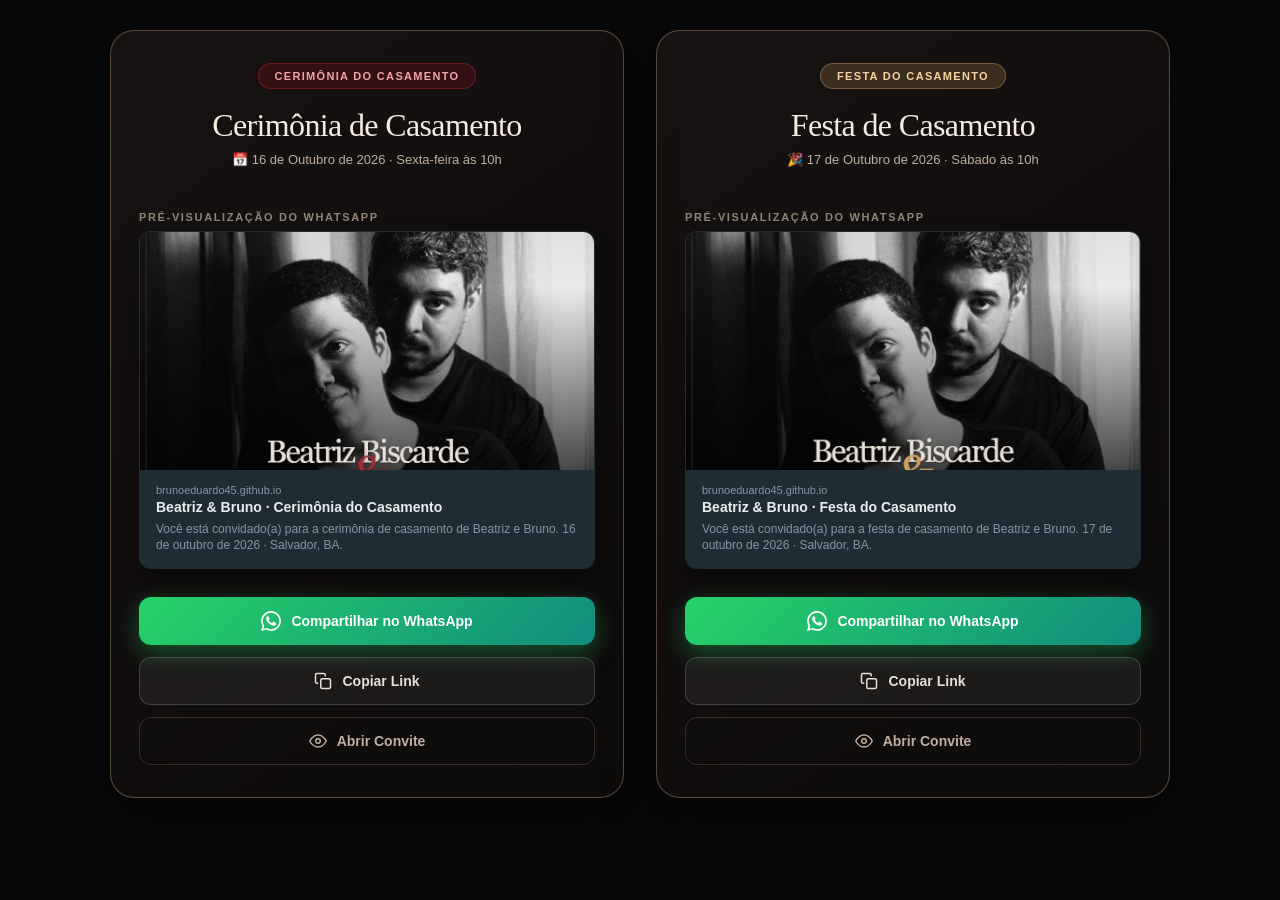
<file: index.html>
<!DOCTYPE html>
<html lang="pt-BR">

<head>
  <meta charset="UTF-8">
  <meta name="viewport" content="width=device-width, initial-scale=1.0">
  <meta name="description"
    content="Central de Compartilhamento dos Convites de Casamento de Beatriz Biscarde e Bruno Eduardo. Compartilhe no WhatsApp com imagem, título e descrição formatados.">
  <title>Beatriz & Bruno · Compartilhar Convites</title>

  <!-- Open Graph / WhatsApp -->
  <meta property="og:type" content="website">
  <meta property="og:locale" content="pt_BR">
  <meta property="og:site_name" content="Beatriz & Bruno">
  <meta property="og:title" content="Beatriz & Bruno · Convites de Casamento">
  <meta property="og:description"
    content="Compartilhe os convites virtuais da Cerimônia e da Festa de Casamento de Beatriz e Bruno.">
  <meta property="og:image" content="https://brunoeduardo45.github.io/ConviteCasamento/assets/comp-cerimonia-og.jpg?v=2026">
  <meta property="og:image:secure_url" content="https://brunoeduardo45.github.io/ConviteCasamento/assets/comp-cerimonia-og.jpg?v=2026">
  <meta property="og:image:type" content="image/jpeg">
  <meta property="og:image:width" content="1200">
  <meta property="og:image:height" content="630">
  <meta property="og:url" content="https://brunoeduardo45.github.io/ConviteCasamento/index.html">

  <!-- Twitter Card -->
  <meta name="twitter:card" content="summary_large_image">
  <meta name="twitter:title" content="Beatriz & Bruno · Convites de Casamento">
  <meta name="twitter:description"
    content="Compartilhe os convites virtuais da Cerimônia e da Festa de Casamento de Beatriz e Bruno.">
  <meta name="twitter:image" content="https://brunoeduardo45.github.io/ConviteCasamento/assets/comp-cerimonia-og.jpg?v=2026">

  <link rel="stylesheet" href="style.css">
</head>

<body data-page="share-hub">
  <main>
    <section class="share-section section">
      <div class="share-grid">

        <!-- Card Cerimônia -->
        <article class="share-card card-cerimonia">
          <div class="card-header">
            <span class="card-badge">Cerimônia do Casamento</span>
            <h2>Cerimônia de Casamento</h2>
            <p class="event-date">📅 16 de Outubro de 2026 · Sexta-feira às 10h</p>
          </div>

          <div class="wa-preview-wrapper">
            <span class="preview-label">Pré-visualização do WhatsApp</span>
            <div class="wa-preview-card">
              <div class="wa-preview-image">
                <img src="assets/comp-cerimonia.png" alt="Pré-visualização Cerimônia" loading="lazy">
              </div>
              <div class="wa-preview-content">
                <span class="wa-preview-domain">brunoeduardo45.github.io</span>
                <strong class="wa-preview-title">Beatriz & Bruno · Cerimônia do Casamento</strong>
                <p class="wa-preview-desc">Você está convidado(a) para a cerimônia de casamento de Beatriz e Bruno. 16
                  de outubro de 2026 · Salvador, BA.</p>
              </div>
            </div>
          </div>

          <div class="share-actions">
            <button class="btn-share btn-whatsapp" id="shareCerimonia">
              <svg width="20" height="20" viewBox="0 0 24 24" fill="currentColor">
                <path
                  d="M.057 24l1.687-6.163c-1.041-1.804-1.588-3.849-1.587-5.946.003-6.556 5.338-11.891 11.893-11.891 3.181.001 6.167 1.24 8.413 3.488 2.245 2.248 3.481 5.236 3.48 8.414-.003 6.557-5.338 11.892-11.893 11.892-1.99-.001-3.951-.5-5.688-1.448l-6.305 1.654zm6.597-3.807c1.676.995 3.276 1.591 5.392 1.592 5.448 0 9.886-4.434 9.889-9.885.002-5.462-4.415-9.89-9.881-9.892-5.452 0-9.887 4.434-9.889 9.884-.001 2.225.651 3.891 1.746 5.634l-1.099 4.016 4.016-1.053zm10.605-6.52c-.296-.148-1.756-.867-2.027-.966-.272-.099-.47-.148-.667.149-.197.296-.765.966-.937 1.164-.173.197-.346.222-.642.074-1.492-.746-2.585-1.328-3.626-3.119-.276-.475.276-.441.791-1.468.087-.173.043-.321-.022-.445-.066-.124-.667-1.606-.914-2.197-.24-.576-.486-.498-.667-.507-.173-.008-.37-.008-.567-.008-.197 0-.518.074-.79.37-.272.296-1.036 1.013-1.036 2.47 0 1.457 1.061 2.864 1.209 3.062.148.198 2.095 3.2 5.076 4.487.709.306 1.263.489 1.694.626.712.226 1.36.194 1.872.118.571-.085 1.758-.719 2.006-1.413.248-.695.248-1.29.173-1.414-.074-.124-.272-.198-.568-.346z" />
              </svg>
              <span>Compartilhar no WhatsApp</span>
            </button>

            <button class="btn-share btn-copy" id="copyCerimonia"
              data-url="https://brunoeduardo45.github.io/ConviteCasamento/Casamento.html?convite=1">
              <svg width="18" height="18" viewBox="0 0 24 24" fill="none" stroke="currentColor" stroke-width="2"
                stroke-linecap="round" stroke-linejoin="round">
                <rect x="9" y="9" width="13" height="13" rx="2" ry="2"></rect>
                <path d="M5 15H4a2 2 0 0 1-2-2V4a2 2 0 0 1 2-2h9a2 2 0 0 1 2 2v1"></path>
              </svg>
              <span>Copiar Link</span>
            </button>

            <a class="btn-share btn-view" href="Casamento.html" target="_blank">
              <svg width="18" height="18" viewBox="0 0 24 24" fill="none" stroke="currentColor" stroke-width="2"
                stroke-linecap="round" stroke-linejoin="round">
                <path d="M1 12s4-8 11-8 11 8 11 8-4 8-11 8-11-8-11-8z"></path>
                <circle cx="12" cy="12" r="3"></circle>
              </svg>
              <span>Abrir Convite</span>
            </a>
          </div>
        </article>

        <!-- Card Festa -->
        <article class="share-card card-festa">
          <div class="card-header">
            <span class="card-badge badge-festa">Festa do Casamento</span>
            <h2>Festa de Casamento</h2>
            <p class="event-date">🎉 17 de Outubro de 2026 · Sábado às 10h</p>
          </div>

          <div class="wa-preview-wrapper">
            <span class="preview-label">Pré-visualização do WhatsApp</span>
            <div class="wa-preview-card">
              <div class="wa-preview-image">
                <img src="assets/comp-festa.png" alt="Pré-visualização Festa" loading="lazy">
              </div>
              <div class="wa-preview-content">
                <span class="wa-preview-domain">brunoeduardo45.github.io</span>
                <strong class="wa-preview-title">Beatriz & Bruno · Festa do Casamento</strong>
                <p class="wa-preview-desc">Você está convidado(a) para a festa de casamento de Beatriz e Bruno. 17 de
                  outubro de 2026 · Salvador, BA.</p>
              </div>
            </div>
          </div>

          <div class="share-actions">
            <button class="btn-share btn-whatsapp btn-whatsapp-festa" id="shareFesta">
              <svg width="20" height="20" viewBox="0 0 24 24" fill="currentColor">
                <path
                  d="M.057 24l1.687-6.163c-1.041-1.804-1.588-3.849-1.587-5.946.003-6.556 5.338-11.891 11.893-11.891 3.181.001 6.167 1.24 8.413 3.488 2.245 2.248 3.481 5.236 3.48 8.414-.003 6.557-5.338 11.892-11.893 11.892-1.99-.001-3.951-.5-5.688-1.448l-6.305 1.654zm6.597-3.807c1.676.995 3.276 1.591 5.392 1.592 5.448 0 9.886-4.434 9.889-9.885.002-5.462-4.415-9.89-9.881-9.892-5.452 0-9.887 4.434-9.889 9.884-.001 2.225.651 3.891 1.746 5.634l-1.099 4.016 4.016-1.053zm10.605-6.52c-.296-.148-1.756-.867-2.027-.966-.272-.099-.47-.148-.667.149-.197.296-.765.966-.937 1.164-.173.197-.346.222-.642.074-1.492-.746-2.585-1.328-3.626-3.119-.276-.475.276-.441.791-1.468.087-.173.043-.321-.022-.445-.066-.124-.667-1.606-.914-2.197-.24-.576-.486-.498-.667-.507-.173-.008-.37-.008-.567-.008-.197 0-.518.074-.79.37-.272.296-1.036 1.013-1.036 2.47 0 1.457 1.061 2.864 1.209 3.062.148.198 2.095 3.2 5.076 4.487.709.306 1.263.489 1.694.626.712.226 1.36.194 1.872.118.571-.085 1.758-.719 2.006-1.413.248-.695.248-1.29.173-1.414-.074-.124-.272-.198-.568-.346z" />
              </svg>
              <span>Compartilhar no WhatsApp</span>
            </button>

            <button class="btn-share btn-copy" id="copyFesta"
              data-url="https://brunoeduardo45.github.io/ConviteCasamento/Festa.html?convite=1">
              <svg width="18" height="18" viewBox="0 0 24 24" fill="none" stroke="currentColor" stroke-width="2"
                stroke-linecap="round" stroke-linejoin="round">
                <rect x="9" y="9" width="13" height="13" rx="2" ry="2"></rect>
                <path d="M5 15H4a2 2 0 0 1-2-2V4a2 2 0 0 1 2-2h9a2 2 0 0 1 2 2v1"></path>
              </svg>
              <span>Copiar Link</span>
            </button>

            <a class="btn-share btn-view" href="Festa.html" target="_blank">
              <svg width="18" height="18" viewBox="0 0 24 24" fill="none" stroke="currentColor" stroke-width="2"
                stroke-linecap="round" stroke-linejoin="round">
                <path d="M1 12s4-8 11-8 11 8 11 8-4 8-11 8-11-8-11-8z"></path>
                <circle cx="12" cy="12" r="3"></circle>
              </svg>
              <span>Abrir Convite</span>
            </a>
          </div>
        </article>

      </div>
    </section>
  </main>

  <script src="script.js"></script>
</body>

</html>
</file>
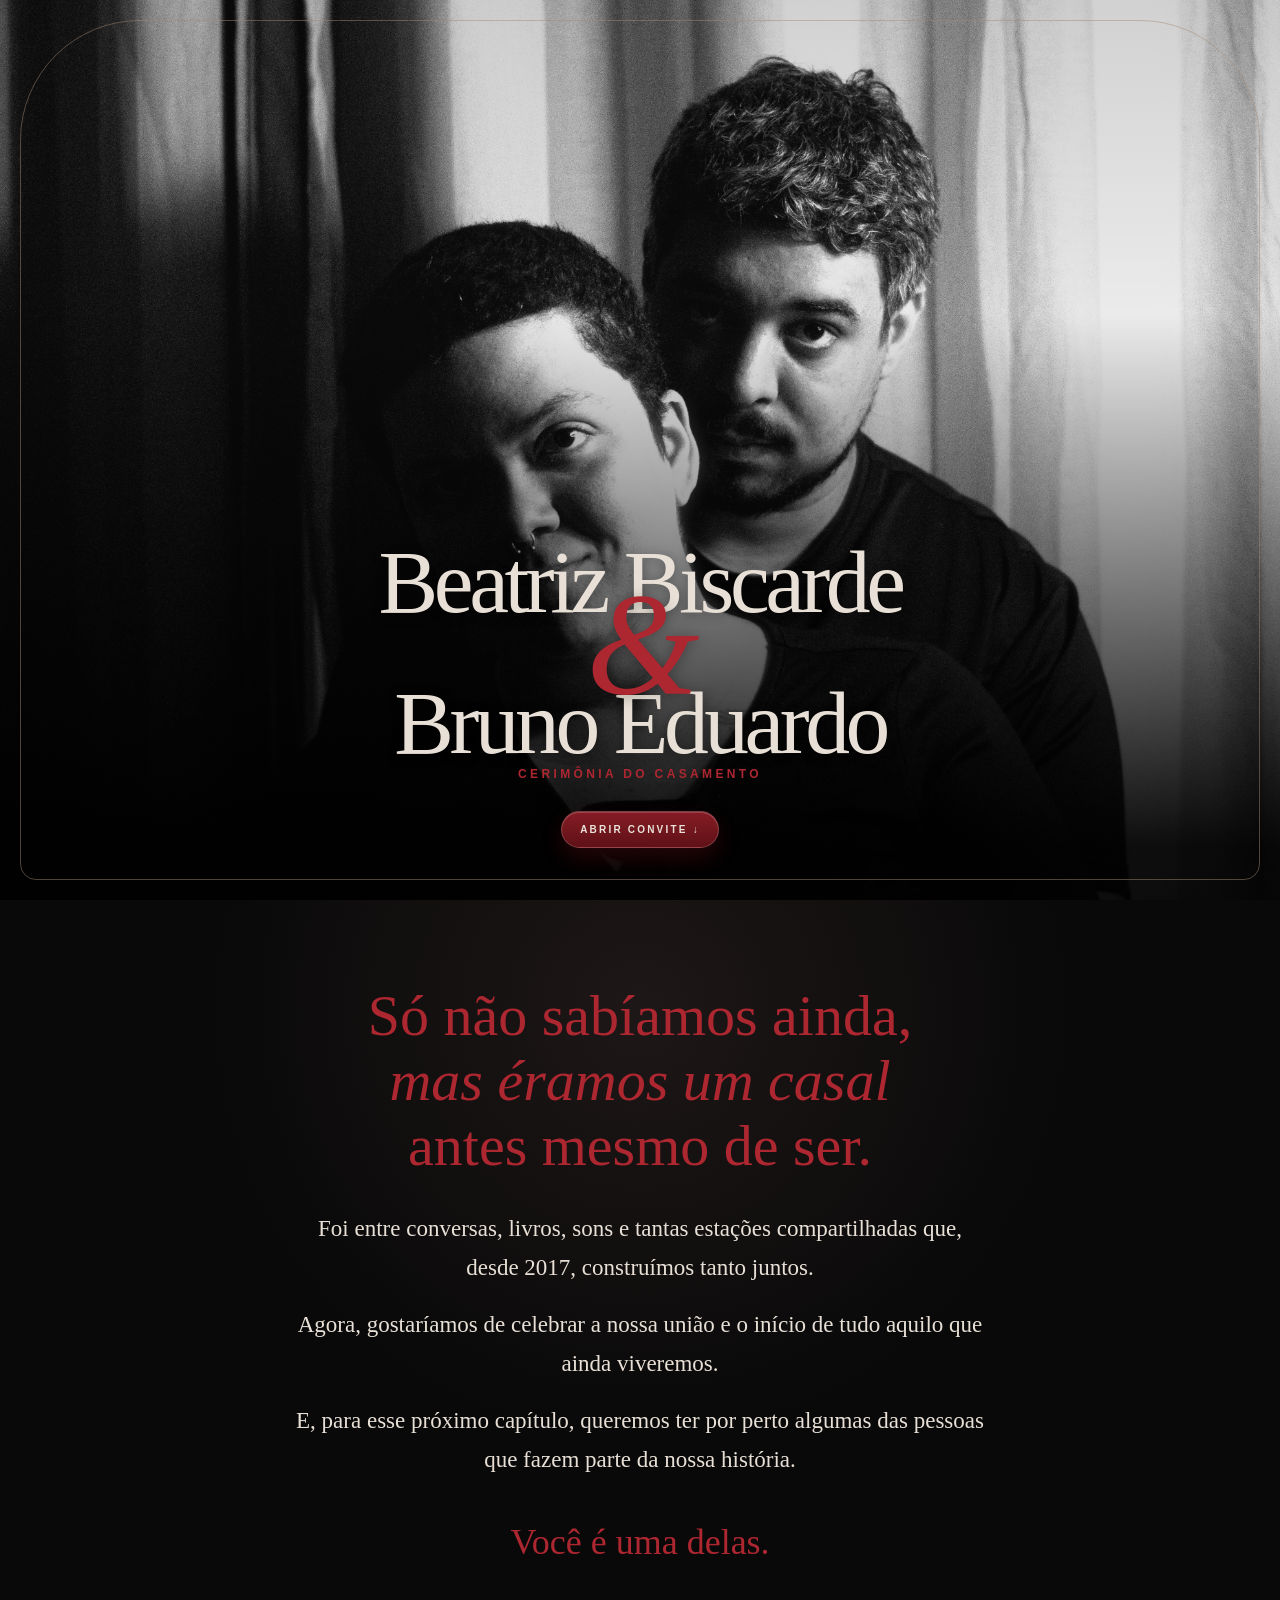
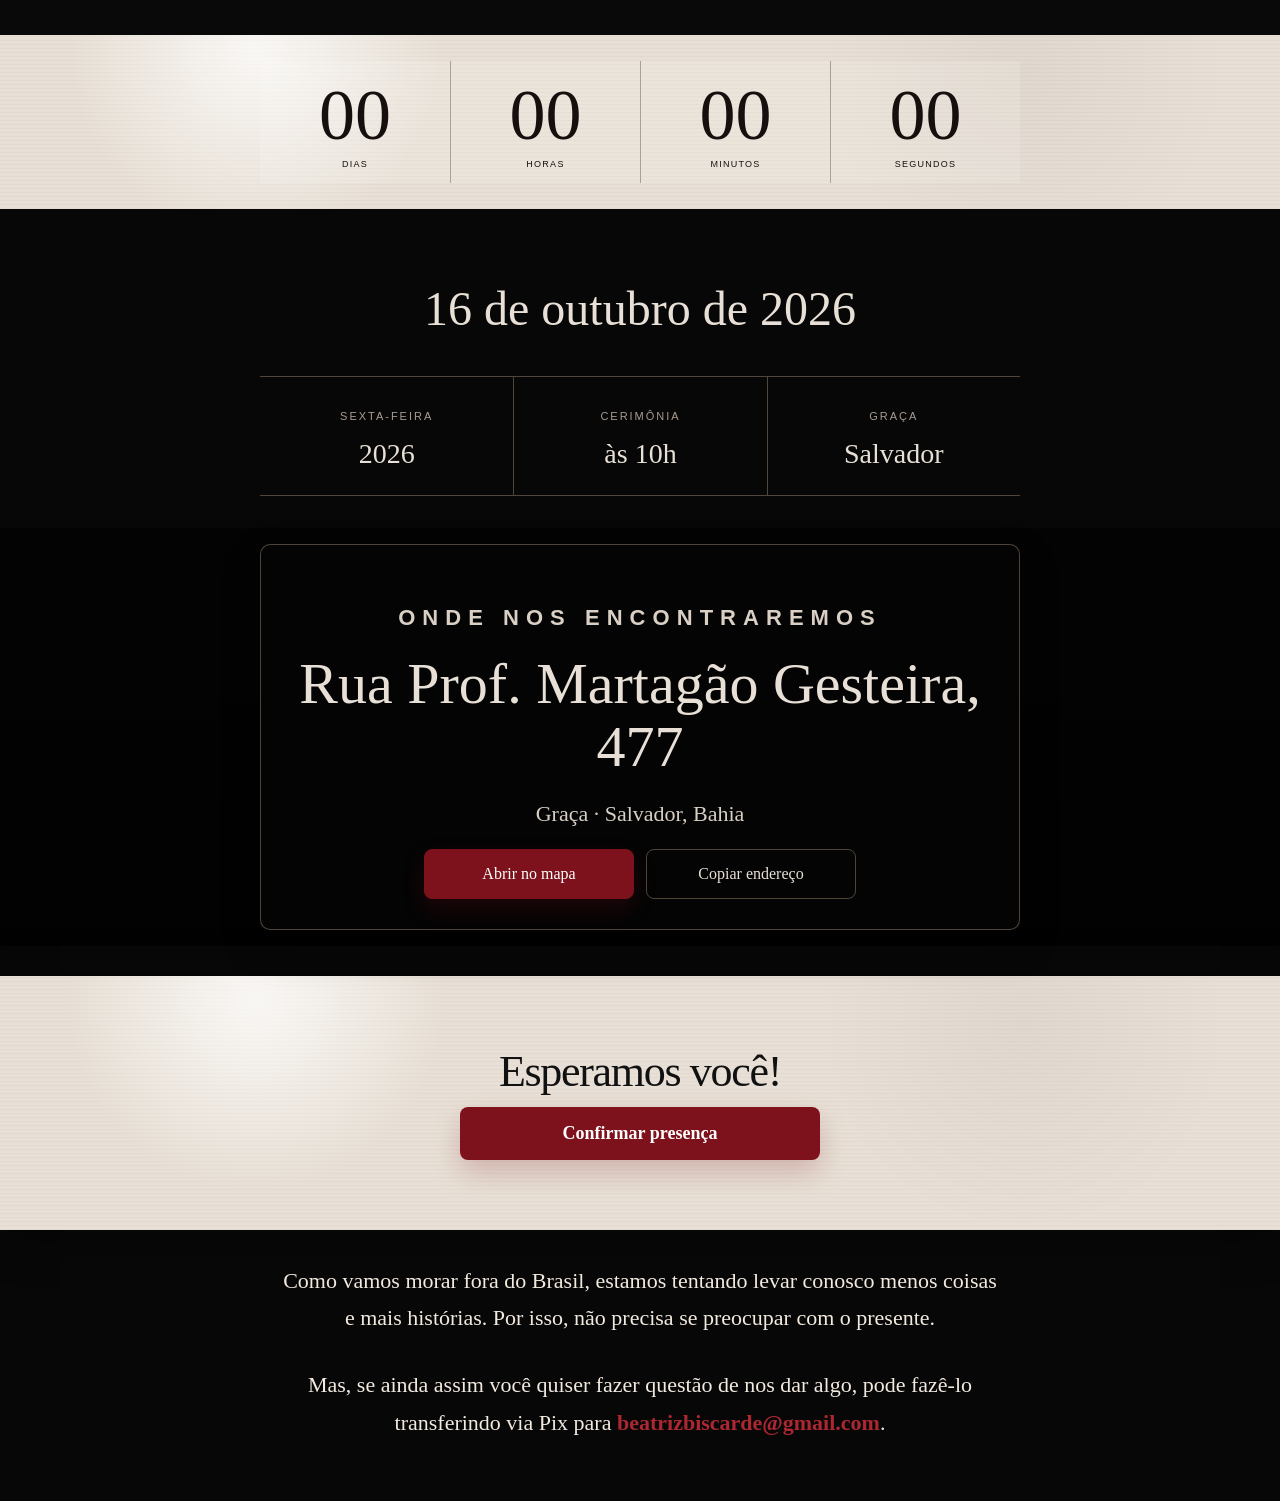
<file: Casamento.html>
<!DOCTYPE html>
<html lang="pt-BR">

<head>
  <meta charset="UTF-8">
  <meta name="viewport" content="width=device-width, initial-scale=1.0">
  <meta name="description" content="Você está convidado(a) para a cerimônia de casamento de Beatriz Biscarde e Bruno Eduardo. 16 de outubro de 2026, Salvador — BA.">
  <title>Beatriz & Bruno · Cerimônia do Casamento</title>

  <!-- Open Graph / WhatsApp -->
  <meta property="og:type" content="website">
  <meta property="og:locale" content="pt_BR">
  <meta property="og:site_name" content="Beatriz & Bruno">
  <meta property="og:title" content="Beatriz & Bruno · Cerimônia do Casamento">
  <meta property="og:description" content="Você está convidado(a) para a cerimônia de casamento de Beatriz e Bruno. 16 de outubro de 2026 · Salvador, BA.">
  <meta property="og:image" content="https://brunoeduardo45.github.io/ConviteCasamento/assets/comp-cerimonia-og.jpg?v=2026">
  <meta property="og:image:secure_url" content="https://brunoeduardo45.github.io/ConviteCasamento/assets/comp-cerimonia-og.jpg?v=2026">
  <meta property="og:image:type" content="image/jpeg">
  <meta property="og:image:width" content="1200">
  <meta property="og:image:height" content="630">
  <meta property="og:url" content="https://brunoeduardo45.github.io/ConviteCasamento/Casamento.html">

  <!-- Twitter Card -->
  <meta name="twitter:card" content="summary_large_image">
  <meta name="twitter:title" content="Beatriz & Bruno · Cerimônia do Casamento">
  <meta name="twitter:description" content="Você está convidado(a) para a cerimônia de casamento de Beatriz e Bruno. 16 de outubro de 2026 · Salvador, BA.">
  <meta name="twitter:image" content="https://brunoeduardo45.github.io/ConviteCasamento/assets/comp-cerimonia-og.jpg?v=2026">

  <link rel="stylesheet" href="style.css">
</head>

<body data-page="casamento">
  <main>
    <section class="hero">
      <div class="hero-photo"></div>
      <div class="shade"></div>
      <div class="frame"></div>
      <div class="hero-content reveal">
        <h1>
          Beatriz Biscarde
          <em>&amp;</em>
          Bruno Eduardo
        </h1>
        <p class="festa-callout">Cerimônia do casamento</p>
        <a class="scroll" href="#convite">Abrir convite ↓</a>
      </div>
    </section>

    <section class="story section" id="convite">
      <h2>Só não sabíamos ainda,<br><i>mas éramos um casal</i><br>antes mesmo de ser.</h2>
      <p>Foi entre conversas, livros, sons e tantas estações compartilhadas que, desde 2017, construímos tanto juntos.
      </p>
      <p>Agora, gostaríamos de celebrar a nossa união e o início de tudo aquilo que ainda viveremos.</p>
      <p>E, para esse próximo capítulo, queremos ter por perto algumas das pessoas que fazem parte da nossa história.
      </p>
      <strong>Você é uma delas.</strong>
    </section>

    <section class="count-section section">
      <div class="countdown">
        <div><b id="days">00</b><span>dias</span></div>
        <div><b id="hours">00</b><span>horas</span></div>
        <div><b id="minutes">00</b><span>minutos</span></div>
        <div><b id="seconds">00</b><span>segundos</span></div>
      </div>
    </section>

    <section class="when section">
      <h2>16 de outubro de 2026</h2>
      <div class="details">
        <div class="detail-item">
          <span class="label">Sexta-feira</span><b class="value">2026</b>
        </div>
        <div class="detail-item">
          <span class="label">Cerimônia</span><b class="value">às 10h</b>
        </div>
        <div class="detail-item">
          <span class="label">Graça</span><b class="value">Salvador</b>
        </div>
      </div>
    </section>

    <section class="place newsection">
      <div class="place-card">
        <p class="eyebrow">Onde nos encontraremos</p>
        <h2>Rua Prof. Martagão Gesteira, 477</h2>
        <p>Graça · Salvador, Bahia</p>
        <div class="actions">
          <a class="primary"
            href="https://www.google.com/maps/search/?api=1&query=Rua+Professor+Martagão+Gesteira+477+Graça+Salvador+BA"
            target="_blank">Abrir no mapa</a>
          <button class="ghost" id="copyButton" data-address="Rua Professor Martagão Gesteira, 477 - Graça, Salvador - BA, 40150-390">Copiar
            endereço</button>
        </div>
      </div>
    </section>

    <section class="rsvp section">
      <h2>Esperamos você!</h2>
      <button class="primary" id="whatsappButton"><b>Confirmar presença</b></button>
    </section>

    <section class="gift-note section">
      <p>Como vamos morar fora do Brasil, estamos tentando levar conosco menos coisas e mais histórias. Por isso,
        não precisa se preocupar com o presente.</p>
        <br>
      <p>Mas, se ainda assim você quiser fazer questão de nos dar algo, pode fazê-lo transferindo via Pix para
        <strong>beatrizbiscarde@gmail.com</strong>.
      </p>
    </section>

  </main>
  <script src="script.js"></script>
</body>

</html>
</file>
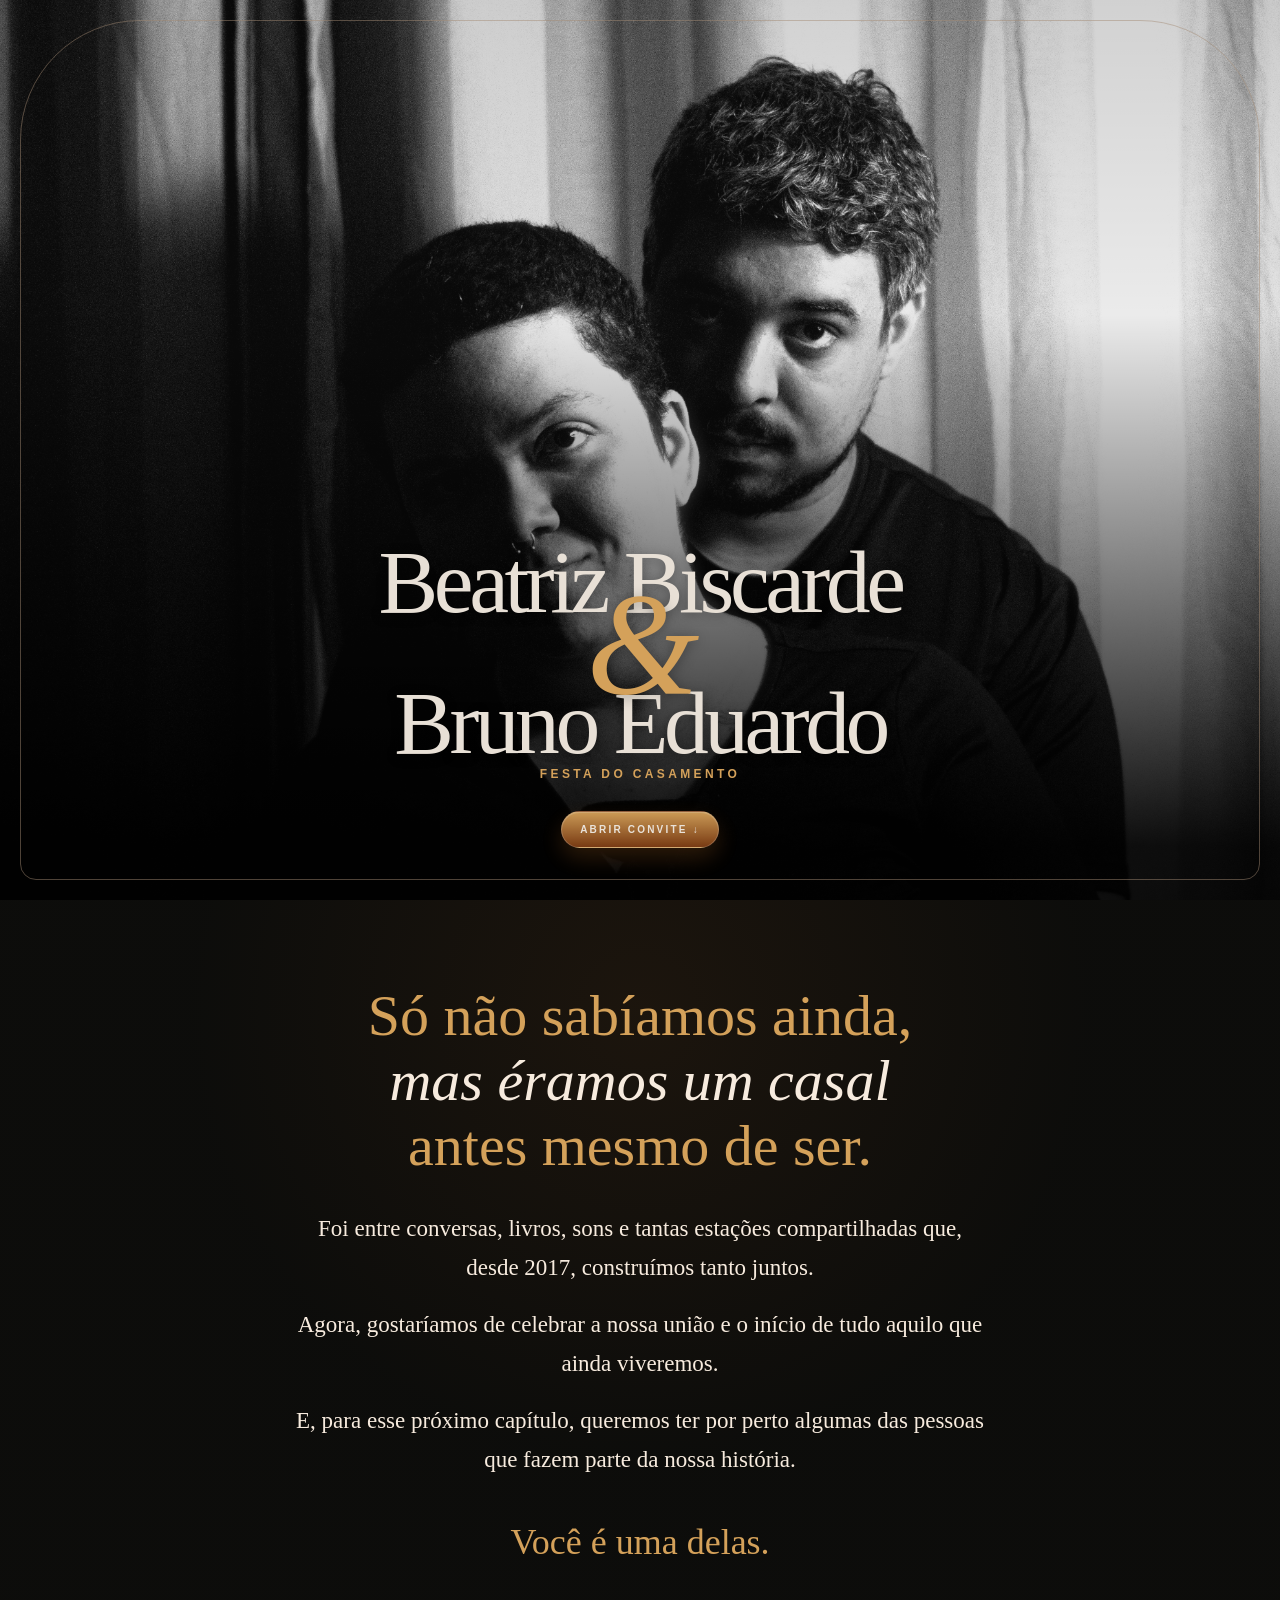
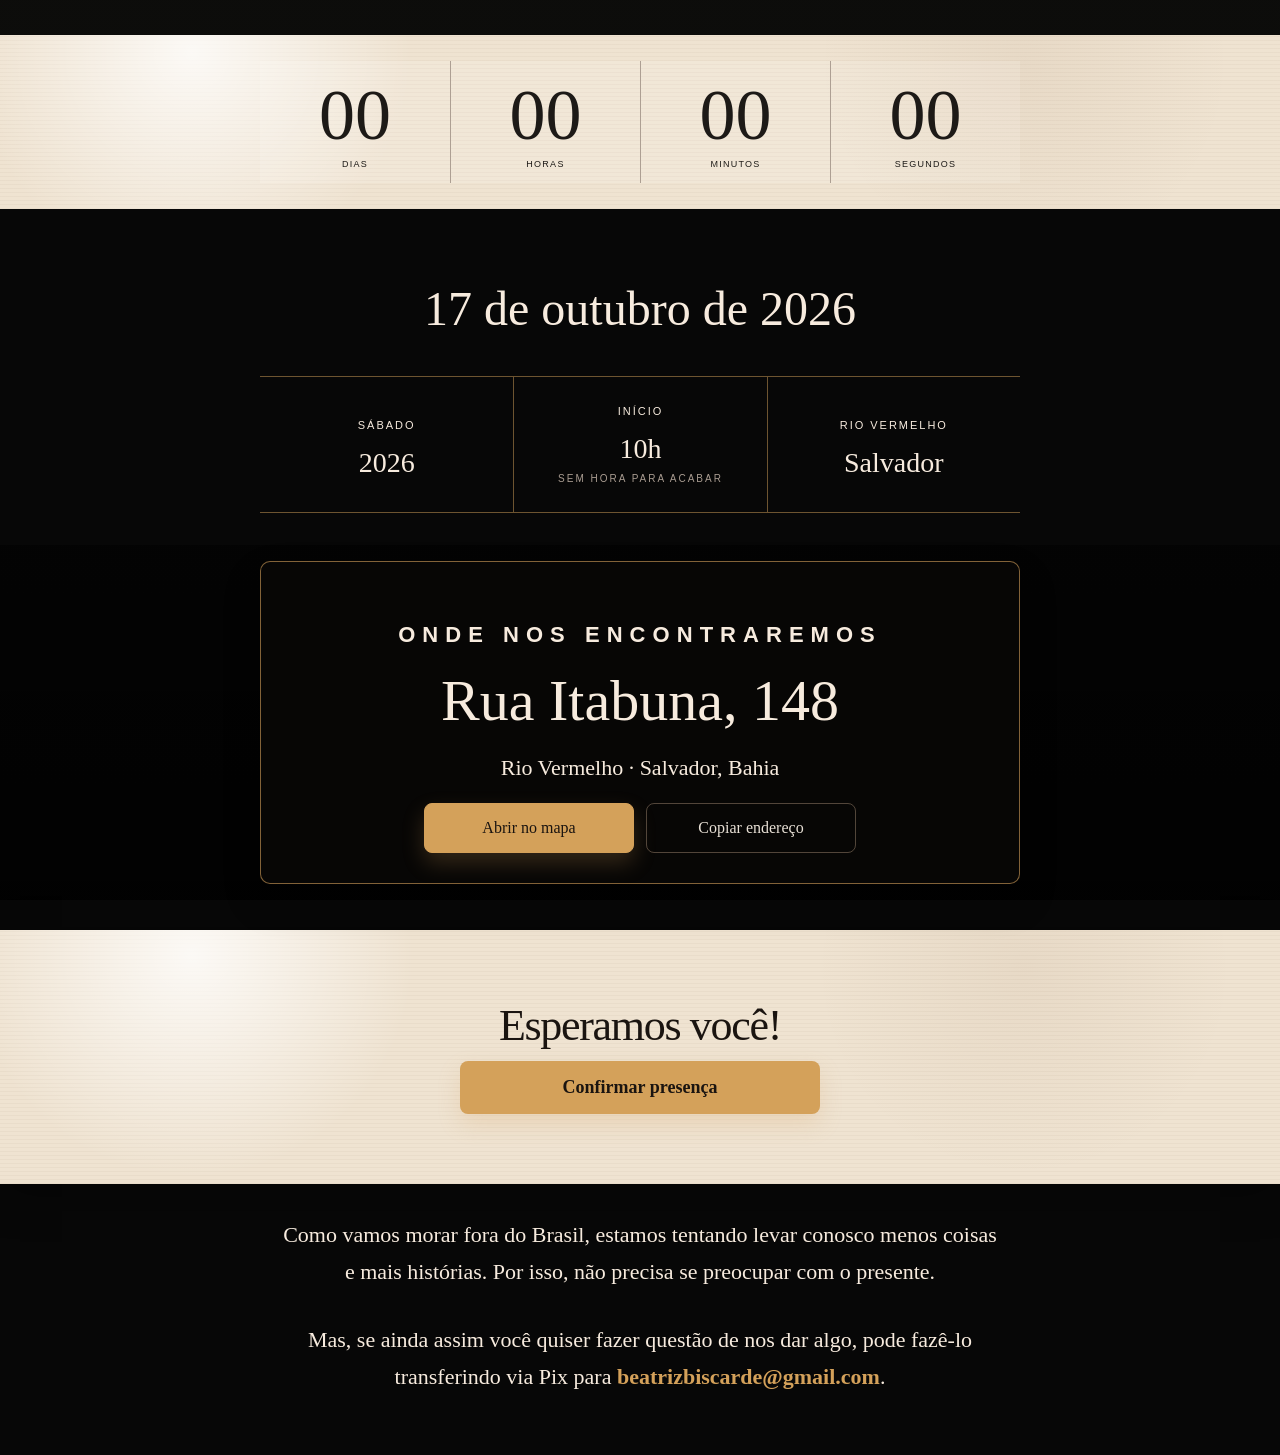
<file: Festa.html>
<!DOCTYPE html>
<html lang="pt-BR">

<head>
  <meta charset="UTF-8">
  <meta name="viewport" content="width=device-width, initial-scale=1.0">
  <meta name="description" content="Você está convidado(a) para a festa de casamento de Beatriz Biscarde e Bruno Eduardo. 17 de outubro de 2026, Salvador — BA.">
  <title>Beatriz & Bruno · Festa do Casamento</title>

  <!-- Open Graph / WhatsApp -->
  <meta property="og:type" content="website">
  <meta property="og:locale" content="pt_BR">
  <meta property="og:site_name" content="Beatriz & Bruno">
  <meta property="og:title" content="Beatriz & Bruno · Festa do Casamento">
  <meta property="og:description" content="Você está convidado(a) para a festa de casamento de Beatriz e Bruno. 17 de outubro de 2026 · Salvador, BA.">
  <meta property="og:image" content="https://brunoeduardo45.github.io/ConviteCasamento/assets/comp-festa-og.jpg?v=2026">
  <meta property="og:image:secure_url" content="https://brunoeduardo45.github.io/ConviteCasamento/assets/comp-festa-og.jpg?v=2026">
  <meta property="og:image:type" content="image/jpeg">
  <meta property="og:image:width" content="1200">
  <meta property="og:image:height" content="630">
  <meta property="og:url" content="https://brunoeduardo45.github.io/ConviteCasamento/Festa.html">

  <!-- Twitter Card -->
  <meta name="twitter:card" content="summary_large_image">
  <meta name="twitter:title" content="Beatriz & Bruno · Festa do Casamento">
  <meta name="twitter:description" content="Você está convidado(a) para a festa de casamento de Beatriz e Bruno. 17 de outubro de 2026 · Salvador, BA.">
  <meta name="twitter:image" content="https://brunoeduardo45.github.io/ConviteCasamento/assets/comp-festa-og.jpg?v=2026">

  <link rel="stylesheet" href="style.css">
</head>

<body data-page="festa">
  <main>
    <section class="hero">
      <div class="hero-photo"></div>
      <div class="shade"></div>
      <div class="frame"></div>
      <div class="hero-content reveal">
        <h1>
          Beatriz Biscarde
          <em>&amp;</em>
          Bruno Eduardo
        </h1>
        <p class="festa-callout">Festa do casamento</p>
        <a class="scroll" href="#convite">Abrir convite ↓</a>
      </div>
    </section>

    <section class="story section" id="convite">
      <h2>Só não sabíamos ainda,<br><i>mas éramos um casal</i><br>antes mesmo de ser.</h2>
      <p>Foi entre conversas, livros, sons e tantas estações compartilhadas que, desde 2017, construímos tanto juntos.
      </p>
      <p>Agora, gostaríamos de celebrar a nossa união e o início de tudo aquilo que ainda viveremos.</p>
      <p>E, para esse próximo capítulo, queremos ter por perto algumas das pessoas que fazem parte da nossa história.
      </p>
      <strong>Você é uma delas.</strong>
    </section>

    <section class="count-section section">
      <div class="countdown">
        <div><b id="days">00</b><span>dias</span></div>
        <div><b id="hours">00</b><span>horas</span></div>
        <div><b id="minutes">00</b><span>minutos</span></div>
        <div><b id="seconds">00</b><span>segundos</span></div>
      </div>
    </section>

    <section class="when section festa-highlight">
      <h2>17 de outubro de 2026</h2>
      <div class="details">
        <div class="detail-item">
          <span class="label">Sábado</span><b class="value">2026</b>
        </div>
        <div class="detail-item">
          <span class="label">Início</span><b class="value">10h </br><span>Sem hora para acabar</span></b>
        </div>
        <div class="detail-item">
          <span class="label">Rio Vermelho</span><b class="value">Salvador</b>
        </div>
      </div>

    </section>

    <section class="place newsection">
      <div class="place-card">
        <p class="eyebrow">Onde nos encontraremos</p>
        <h2>Rua Itabuna, 148</h2>
        <p>Rio Vermelho · Salvador, Bahia</p>
        <div class="actions">
          <a class="primary"
            href="https://www.google.com/maps/search/?api=1&query=Rua+Itabuna+148+Rio+Vermelho+Salvador"
            target="_blank">Abrir no mapa</a>
          <button class="ghost" id="copyButton" data-address="Rua Itabuna, 148, Rio Vermelho, Salvador">Copiar
            endereço</button>
        </div>
      </div>
    </section>

    <section class="rsvp section festa-rsvp">
      <h2>Esperamos você!</h2>
      <button class="primary" id="whatsappButton"><b>Confirmar presença</b></button>
    </section>

    <section class="gift-note section">
      <p>Como vamos morar fora do Brasil, estamos tentando levar conosco menos coisas e mais histórias. Por isso,
        não precisa se preocupar com o presente.</p>
        <br>
      <p>Mas, se ainda assim você quiser fazer questão de nos dar algo, pode fazê-lo transferindo via Pix para
        <strong>beatrizbiscarde@gmail.com</strong>.
      </p>
    </section>

  </main>
  <script src="script.js"></script>
</body>

</html>
</file>
<file: style.css>
:root {
    --preto: #070707;
    --claro: #e8e0d6;
    --vinho: #7d121c;
    --vermelho: #ad2731;
    --linha: rgba(164, 139, 115, .48)
}

* {
    box-sizing: border-box
}

html {
    scroll-behavior: smooth
}

body {
    margin: 0;
    background: var(--preto);
    color: var(--claro);
    font-family: Georgia, "Times New Roman", serif;
    -webkit-font-smoothing: antialiased;
    text-rendering: optimizeLegibility
}

body[data-page="festa"] {
    --festivo: #d4a15a;
    --festivo-escuro: #7d3d14;
    --fundo-festa: #0d0d0b;
    --fundo-papel: #efe3d1;
    --texto-papel: #1d1a17;
}

button,
a {
    font: inherit
}

button {
    cursor: pointer
}

main {
    overflow: hidden
}

.section {
    padding: 70px max(18px, calc((100vw - 850px)/2));
    text-align: center
}

.newsection {
    padding: 16px;
    text-align: center;
    margin-bottom: 30px;
}

.eyebrow {
    text-transform: uppercase;
    letter-spacing: .32em;
    font: 600 11px Arial, sans-serif;
    color: #c6afa0
}

.ornament {
    color: var(--vermelho);
    font-size: 26px;
    letter-spacing: .3em
}

.hero {
    height: 100svh;
    min-height: 680px;
    position: relative;
    display: grid;
    place-items: center;
    text-align: center
}

.hero-photo {
    position: absolute;
    inset: 0;
    background: url('assets/casal-2.png') center/cover;
    filter: grayscale(1) contrast(1.08)
}

.shade {
    position: absolute;
    inset: 0;
    background: linear-gradient(180deg, rgba(0, 0, 0, .18), rgba(0, 0, 0, .08) 35%, rgba(0, 0, 0, .94) 94%)
}

.frame {
    position: absolute;
    inset: 20px;
    border: 1px solid var(--linha);
    border-radius: 120px 120px 16px 16px;
    color: var(--vermelho);
    padding: 18px;
    font-size: 25px;
    display: flex;
    justify-content: space-between
}

.hero-content {
    z-index: 2;
    margin-top: auto;
    padding: 0 25px 52px;
    width: min(94%, 920px)
}

.hero h1 {
    position: relative;
    font-size: clamp(44px, 7vw, 90px);
    font-weight: 400;
    line-height: .72;
    margin: 18px 0 12px;
    letter-spacing: -.05em;
    text-shadow: 0 2px 12px rgba(0, 0, 0, .35)
}

.hero h1 em {
    position: relative;
    display: block;
    color: var(--vermelho);
    font-size: clamp(1.5em, 2.4vw, 2.8em);
    line-height: .7;
    margin: -8px 0 -10px;
    letter-spacing: -.04em;
    transform: translateY(-0.06em) scale(1.08);
    z-index: 3
}

.date {
    display: block;
    font-size: clamp(20px, 3.3vw, 32px);
    letter-spacing: .16em;
    margin-top: 10px;
    font-weight: 600
}

.hero small {
    display: block;
    margin-top: 10px;
    text-transform: uppercase;
    letter-spacing: .2em;
    font-size: 11px;
    color: #d8c9bd
}

.scroll {
    display: inline-block;
    margin-top: 30px;
    padding: 12px 18px;
    color: #f3ece3;
    text-decoration: none;
    text-transform: uppercase;
    letter-spacing: .22em;
    font: 700 10px Arial, sans-serif;
    background: linear-gradient(180deg, #8b1d27 0%, #641218 100%);
    border: 1px solid rgba(255, 255, 255, .18);
    border-radius: 999px;
    box-shadow: 0 10px 22px rgba(125, 18, 28, .3), inset 0 1px 0 rgba(255, 255, 255, .18);
    opacity: .96;
    transition: opacity .25s ease, transform .25s ease, box-shadow .25s ease
}

body[data-page="festa"] .scroll {
    background: linear-gradient(180deg, var(--festivo) 0%, var(--festivo-escuro) 100%);
    box-shadow: 0 10px 22px rgba(160, 95, 34, .28), inset 0 1px 0 rgba(255, 255, 255, .18);
}

.scroll:hover {
    opacity: 1;
    transform: translateY(-1px);
    box-shadow: 0 12px 28px rgba(125, 18, 28, .38), inset 0 1px 0 rgba(255, 255, 255, .2)
}

.reveal {
    animation: reveal 1.3s ease-out
}

@keyframes reveal {
    from {
        opacity: 0;
        transform: translateY(24px)
    }
}

.story {
    background: radial-gradient(circle at 50% 15%, #1e1717, #090909 48%);
    padding-top: 84px;
    padding-bottom: 72px
}

.story h2 {
    font-size: clamp(31px, 5.6vw, 58px);
    font-weight: 400;
    line-height: 1.12;
    max-width: 760px;
    margin: 0 auto 30px;
    color: var(--festivo);
}

.story>p:not(.ornament) {
    font-size: clamp(18px, 2.2vw, 23px);
    line-height: 1.7;
    max-width: 700px;
    margin: 18px auto
}

.story strong {
    display: block;
    font-size: clamp(25px, 4vw, 36px);
    font-weight: 400;
    margin-top: 42px
}

.photo-break {
    height: min(75vw, 720px);
    min-height: 440px
}

.photo-break img {
    width: 100%;
    height: 100%;
    object-fit: cover;
    filter: grayscale(1) contrast(1.08)
}

.when {
    padding-top: 72px;
    padding-bottom: 32px
}

.when h2,
.count-section h2,
.rsvp h2 {
    font-size: clamp(34px, 5vw, 48px);
    font-weight: 400;
    margin-top: 0
}

.details {
    display: grid;
    grid-template-columns: repeat(3, minmax(0, 1fr));
    border-top: 1px solid var(--linha);
    border-bottom: 1px solid var(--linha);
    width: min(100%, 760px);
    margin: 22px auto 0;
    overflow: hidden
}

.details div {
    padding: 20px 12px;
    color: var(--vermelho);
    font-size: 20px;
    display: flex;
    flex-direction: column;
    align-items: center;
    justify-content: center;
    gap: 8px;
    min-height: 118px;
    text-align: center;
    border-left: 1px solid var(--linha)
}

.details div:first-child {
    border-left: none
}

.detail-item .icon {
    font-size: 22px;
    color: var(--vermelho);
}

.detail-item .label {
    font: 11px Arial, sans-serif;
    text-transform: uppercase;
    letter-spacing: .18em;
    color: #a99c91
}

.detail-item .value {
    font-size: clamp(20px, 3vw, 28px);
    color: var(--claro)
}

.details div+div {
    border-left: 1px solid var(--linha)
}

.details span,
.details b {
    display: block
}

.details span {
    font: 10px Arial, sans-serif;
    text-transform: uppercase;
    letter-spacing: .2em;
    color: #a99c91;
    margin: 8px
}

.details b {
    font-size: 20px;
    font-weight: 400;
    color: var(--claro)
}

.primary,
.ghost {
    display: inline-block;
    padding: 15px 22px;
    text-decoration: none;
    border: 1px solid var(--vinho);
    border-radius: 8px;
    transition: transform .25s ease, background .25s ease, border-color .25s ease, box-shadow .25s ease
}

.primary {
    background: var(--vinho);
    color: white;
    box-shadow: 0 10px 22px rgba(125, 18, 28, .22)
}

.primary:hover {
    background: #991d27;
    transform: translateY(-2px)
}

.ghost {
    background: transparent;
    color: var(--claro);
    border-color: var(--linha)
}

.ghost:hover {
    border-color: rgba(164, 139, 115, .9);
    background: rgba(255, 255, 255, .02)
}

.count-section {
    background:
        radial-gradient(circle at 20% 10%, rgba(255, 255, 255, .75), transparent 18%),
        radial-gradient(circle at 80% 20%, rgba(28, 20, 18, .04), transparent 20%),
        repeating-linear-gradient(0deg, rgba(38, 28, 22, .03), rgba(38, 28, 22, .03) 1px, transparent 1px, transparent 4px),
        var(--claro);
    color: #15100e;
    padding-top: 26px;
    padding-bottom: 26px
}

.countdown {
    display: grid;
    grid-template-columns: repeat(4, minmax(0, 1fr));
    max-width: 760px;
    margin: 0 auto;
    background: rgba(255, 255, 255, .12);
    border: none;
    box-shadow: none
}

.countdown div {
    padding: 18px 12px 14px
}

.countdown div+div {
    border-left: 1px solid #ad9f93
}

.countdown b {
    display: block;
    font-size: clamp(35px, 7vw, 72px);
    font-weight: 400;
    line-height: 1
}

.countdown span {
    display: block;
    margin-top: 8px;
    font: 9px Arial, sans-serif;
    text-transform: uppercase;
    letter-spacing: .14em
}

.place {
    display: grid;
    place-items: center;
    background: linear-gradient(#0008, #000c);
}

.place-card {
    width: min(100%, 760px);
    background: rgba(5, 5, 5, .82);
    border: 1px solid var(--linha);
    padding: 38px 26px 30px;
    border-radius: 10px;
    box-shadow: 0 18px 38px rgba(0, 0, 0, .28);
    margin-bottom: 0
}

.place h2 {
    font-size: clamp(35px, 5.5vw, 58px);
    font-weight: 400;
    line-height: 1.08;
    margin: 16px 0 10px
}

.place p {
    color: #d9cfc4;
    font-size: clamp(17px, 2vw, 22px)
}

.actions {
    display: flex;
    justify-content: center;
    gap: 12px;
    flex-wrap: wrap;
    margin-top: 22px
}

.actions a,
.actions button {
    min-width: 210px
}

body[data-page="festa"] .story {
    background: radial-gradient(circle at 50% 15%, rgba(179, 121, 58, .12), rgba(13, 13, 11, .94) 50%);
    color: #f7ebde;
}

body[data-page="festa"] .story h2 {
    color: var(--festivo);
}

body[data-page="festa"] .story p,
body[data-page="festa"] .story strong,
body[data-page="festa"] .story h2 i,
body[data-page="festa"] .story .eyebrow {
    color: #f7ebde;
}

body[data-page="festa"] .story strong {
    color: var(--festivo);
}

body[data-page="festa"] .when {
    color: #f7ebde;
}

body[data-page="festa"] .when h2,
body[data-page="festa"] .when .eyebrow,
body[data-page="festa"] .details .detail-item .label,
body[data-page="festa"] .details .detail-item .value,
body[data-page="festa"] .place .eyebrow,
body[data-page="festa"] .place-card p,
body[data-page="festa"] .place-card h2,
body[data-page="festa"] .gift-note p,
body[data-page="festa"] .gift-note strong,
body[data-page="festa"] .festive-note {
    color: #f7ebde;
}

body[data-page="festa"] .rsvp h2 {
    color: #1a1410;
}

body[data-page="festa"] .rsvp small {
    display: none;
}

body[data-page="festa"] .primary {
    background: var(--festivo);
    color: #1a1410;
    border-color: var(--festivo);
    box-shadow: 0 10px 22px rgba(212, 161, 90, .22);
}

body[data-page="festa"] .primary:hover {
    background: #c99143;
    border-color: #c99143;
    transform: translateY(-2px);
}

body[data-page="festa"] .details {
    border-color: rgba(212, 161, 90, .5);
}

body[data-page="festa"] .details div {
    border-left-color: rgba(212, 161, 90, .5);
}

body[data-page="festa"] .rsvp,
body[data-page="festa"] .count-section {
    background:
        radial-gradient(circle at 15% 10%, rgba(255, 255, 255, .8), transparent 20%),
        radial-gradient(circle at 80% 15%, rgba(110, 65, 28, .06), transparent 20%),
        repeating-linear-gradient(0deg, rgba(88, 62, 35, .04), rgba(88, 62, 35, .04) 1px, transparent 1px, transparent 4px),
        var(--fundo-papel);
    color: var(--texto-papel);
}

body[data-page="festa"] .rsvp {
    box-shadow: 0 12px 40px rgba(0, 0, 0, 0.3);
}

body[data-page="festa"] .count-section {
    color: var(--texto-papel);
}

body[data-page="festa"] .countdown b,
body[data-page="festa"] .countdown span,
body[data-page="festa"] .countdown div,
body[data-page="festa"] .countdown span {
    color: var(--texto-papel);
}

body[data-page="festa"] .hero h1 em {
    color: var(--festivo);
}

body[data-page="festa"] .place-card {
    border-color: rgba(212, 161, 90, .6);
    box-shadow: 0 18px 38px rgba(0, 0, 0, .2);
    background: rgba(8, 7, 6, .88);
}

body[data-page="festa"] .festa-callout {
    margin: 10px 0 0;
    font: 700 12px Arial, sans-serif;
    letter-spacing: .28em;
    text-transform: uppercase;
    color: var(--festivo);
}

body[data-page="festa"] .festive-note {
    margin: 24px auto 0;
    max-width: 640px;
    font-size: clamp(18px, 2vw, 22px);
    line-height: 1.6;
    color: #f0dcc4;
    font-style: italic;
}

body[data-page="festa"] .gift-note {
    max-width: 760px;
    margin: 0 auto 60px;
    padding: 32px 20px 0;
    text-align: center;
    color: #f2e9df;
}

body[data-page="festa"] .gift-note p {
    margin: 0 0 12px;
    font-size: clamp(18px, 2vw, 22px);
    line-height: 1.7;
}

body[data-page="festa"] .gift-note strong {
    color: var(--festivo);
    font-weight: 700;
}

body[data-page="casamento"] .festa-callout {
    margin: 10px 0 0;
    font: 700 12px Arial, sans-serif;
    letter-spacing: .28em;
    text-transform: uppercase;
    color: var(--vermelho);
}

body[data-page="casamento"] .story h2 {
    color: var(--vermelho);
}

body[data-page="casamento"] .story strong {
    color: var(--vermelho);
}

body[data-page="casamento"] .rsvp {
    background:
        radial-gradient(circle at 20% 10%, rgba(255, 255, 255, .75), transparent 18%),
        radial-gradient(circle at 80% 20%, rgba(28, 20, 18, .04), transparent 20%),
        repeating-linear-gradient(0deg, rgba(38, 28, 22, .03), rgba(38, 28, 22, .03) 1px, transparent 1px, transparent 4px),
        var(--claro);
    box-shadow: 0 12px 40px rgba(0, 0, 0, 0.3);
}

body[data-page="casamento"] .gift-note {
    max-width: 760px;
    margin: 0 auto 60px;
    padding: 32px 20px 0;
    text-align: center;
    color: #f2e9df;
}

body[data-page="casamento"] .gift-note p {
    margin: 0 0 12px;
    font-size: clamp(18px, 2vw, 22px);
    line-height: 1.7;
}

body[data-page="casamento"] .gift-note strong {
    color: var(--vermelho);
    font-weight: 700;
}

.rsvp h2 {
    color: #111;
    font-family: Georgia, serif;
    margin: 0 0 10px;
    font-size: clamp(32px, 5vw, 44px);
    letter-spacing: -.03em
}

.rsvp p,
.rsvp p:not(.ornament) {
    color: #333;
    font-size: 18px;
    line-height: 1.6;
    max-width: 680px;
    margin: 10px 0;
}

.rsvp .primary {
    padding: 16px 28px;
    font-size: 18px;
    background: var(--vinho);
    color: #fff;
    border-radius: 8px;
    border: 0;
    min-width: min(100%, 360px);
    box-shadow: 0 12px 28px rgba(125, 18, 28, .22)
}

.rsvp .primary:hover {
    background: #991d27;
    transform: translateY(-2px)
}

.rsvp small {
    display: block;
    margin-top: 14px;
    color: #6b6b6b;
    font-size: 14px;
    letter-spacing: .02em
}

footer {
    height: 650px;
    position: relative;
    display: grid;
    place-items: end center;
    text-align: center
}

footer img {
    position: absolute;
    width: 100%;
    height: 100%;
    object-fit: cover;
    filter: grayscale(1)
}

footer:after {
    content: "";
    position: absolute;
    inset: 0;
    background: linear-gradient(transparent, #050505 95%)
}

footer div {
    z-index: 2;
    padding: 45px
}

footer h2 {
    font-size: clamp(42px, 8vw, 75px);
    font-weight: 400;
    margin: 5px
}

footer span {
    color: #b9444b;
    letter-spacing: .25em
}

@media(max-width:640px) {
    .hero {
        min-height: 620px
    }

    .hero-photo {
        background-position: 56%
    }

    .frame {
        inset: 10px
    }

    .hero-content {
        padding-bottom: 38px
    }

    .hero h1 {
        font-size: 42px;
        line-height: .94;
        margin-top: 12px
    }

    .hero h1 em {
        margin: 6px 0 3px
    }

    .date {
        letter-spacing: .12em
    }

    .hero small {
        letter-spacing: .14em
    }

    .scroll {
        letter-spacing: .18em
    }

    .section {
        padding-block: 48px
    }

    .newsection {
        padding-block: 48px
    }

    .details {
        grid-template-columns: 1fr
    }

    .details div+div {
        border-left: 0;
        border-top: 1px solid var(--linha)
    }

    .countdown b {
        font-size: 35px
    }

    .countdown span {
        font-size: 8px;
        letter-spacing: 0
    }

    .place {
        background-attachment: scroll;
        padding: 16px;
    }

    .actions {
        flex-direction: column
    }

    .actions>* {
        width: 100%
    }

    footer img {
        object-position: 64%
    }
}

/* ==========================================================================
   SHARE HUB / INDEX.HTML STYLES (WhatsApp Link Previews & Share Cards)
   ========================================================================== */

body[data-page="share-hub"] {
    background: #090808;
}

.share-hero {
    min-height: 480px;
    padding-top: 60px;
    padding-bottom: 40px;
    position: relative;
    display: grid;
    place-items: center;
    text-align: center;
}

.share-subtitle {
    max-width: 620px;
    margin: 18px auto 0;
    font-size: clamp(14px, 2.2vw, 17px);
    line-height: 1.5;
    color: #d1c5b8;
    font-family: Arial, sans-serif;
    font-weight: 300;
}

.share-section {
    max-width: 1100px;
    margin: 0 auto;
    padding: 20px 20px 80px;
}

.share-grid {
    display: grid;
    grid-template-columns: repeat(auto-fit, minmax(340px, 1fr));
    gap: 32px;
    margin-top: 10px;
}

.share-card {
    background: linear-gradient(145deg, rgba(25, 20, 20, 0.85), rgba(14, 11, 11, 0.95));
    border: 1px solid var(--linha);
    border-radius: 24px;
    padding: 32px 28px;
    box-shadow: 0 16px 48px rgba(0, 0, 0, 0.6);
    display: flex;
    flex-direction: column;
    justify-content: space-between;
    transition: transform 0.3s ease, border-color 0.3s ease, box-shadow 0.3s ease;
}

.share-card:hover {
    transform: translateY(-4px);
    border-color: rgba(212, 161, 90, 0.45);
    box-shadow: 0 20px 56px rgba(0, 0, 0, 0.75);
}

.card-header {
    text-align: center;
    margin-bottom: 24px;
}

.card-badge {
    display: inline-block;
    padding: 6px 16px;
    border-radius: 999px;
    font-family: Arial, sans-serif;
    font-size: 11px;
    font-weight: 700;
    letter-spacing: 0.12em;
    text-transform: uppercase;
    background: rgba(125, 18, 28, 0.3);
    color: #f1a3a9;
    border: 1px solid rgba(173, 39, 49, 0.45);
    margin-bottom: 14px;
}

.badge-festa {
    background: rgba(212, 161, 90, 0.2);
    color: #f3d4a4;
    border: 1px solid rgba(212, 161, 90, 0.4);
}

.card-header h2 {
    font-size: clamp(24px, 3vw, 32px);
    margin: 4px 0 8px;
    font-weight: 400;
    letter-spacing: -0.02em;
    color: #f5ebe1;
}

.event-date {
    font-family: Arial, sans-serif;
    font-size: 13px;
    color: #bfaea0;
    margin: 0;
}

/* Simulated WhatsApp Preview Box */
.wa-preview-wrapper {
    margin: 20px 0 28px;
    text-align: left;
}

.preview-label {
    display: block;
    font-family: Arial, sans-serif;
    font-size: 11px;
    text-transform: uppercase;
    letter-spacing: 0.15em;
    color: #928377;
    margin-bottom: 8px;
    font-weight: 600;
}

.wa-preview-card {
    background: #111b21;
    border-radius: 12px;
    overflow: hidden;
    border: 1px solid rgba(255, 255, 255, 0.08);
    box-shadow: 0 6px 18px rgba(0, 0, 0, 0.4);
}

.wa-preview-image {
    width: 100%;
    aspect-ratio: 1200 / 630;
    background: #0b141a;
    overflow: hidden;
}

.wa-preview-image img {
    width: 100%;
    height: 100%;
    object-fit: cover;
    display: block;
}

.wa-preview-content {
    padding: 14px 16px;
    background: #202c33;
    color: #e9edef;
    font-family: -apple-system, BlinkMacSystemFont, "Segoe UI", Roboto, Helvetica, Arial, sans-serif;
}

.wa-preview-domain {
    display: block;
    font-size: 11px;
    color: #8696a0;
    text-transform: lowercase;
    margin-bottom: 2px;
}

.wa-preview-title {
    display: block;
    font-size: 14px;
    font-weight: 600;
    line-height: 1.3;
    color: #e9edef;
    margin-bottom: 4px;
}

.wa-preview-desc {
    font-size: 12px;
    color: #8696a0;
    margin: 0;
    line-height: 1.4;
    display: -webkit-box;
    -webkit-line-clamp: 2;
    -webkit-box-orient: vertical;
    overflow: hidden;
}

/* Action Buttons */
.share-actions {
    display: flex;
    flex-direction: column;
    gap: 12px;
}

.btn-share {
    display: inline-flex;
    align-items: center;
    justify-content: center;
    gap: 10px;
    padding: 14px 20px;
    border-radius: 12px;
    font-family: Arial, sans-serif;
    font-size: 14px;
    font-weight: 700;
    text-decoration: none;
    cursor: pointer;
    transition: all 0.22s ease;
    border: 0;
    outline: none;
    width: 100%;
    box-sizing: border-box;
}

.btn-whatsapp {
    background: linear-gradient(135deg, #25D366 0%, #128C7E 100%);
    color: #ffffff;
    box-shadow: 0 8px 24px rgba(37, 211, 102, 0.35);
}

.btn-whatsapp:hover {
    background: linear-gradient(135deg, #2bd96d 0%, #169c8c 100%);
    transform: translateY(-2px);
    box-shadow: 0 12px 28px rgba(37, 211, 102, 0.48);
}

.btn-copy {
    background: rgba(255, 255, 255, 0.06);
    color: #e6ded6;
    border: 1px solid rgba(255, 255, 255, 0.16);
}

.btn-copy:hover {
    background: rgba(255, 255, 255, 0.12);
    border-color: rgba(255, 255, 255, 0.3);
    color: #ffffff;
}

.btn-copy.copied {
    background: rgba(46, 125, 50, 0.3);
    border-color: #4caf50;
    color: #81c784;
}

.btn-view {
    background: transparent;
    color: #bfaea0;
    border: 1px solid rgba(191, 174, 160, 0.2);
}

.btn-view:hover {
    background: rgba(191, 174, 160, 0.1);
    color: #f5ebe1;
}

@media (max-width: 600px) {
    .share-grid {
        grid-template-columns: 1fr;
    }
    .share-card {
        padding: 24px 18px;
    }
}
</file>
